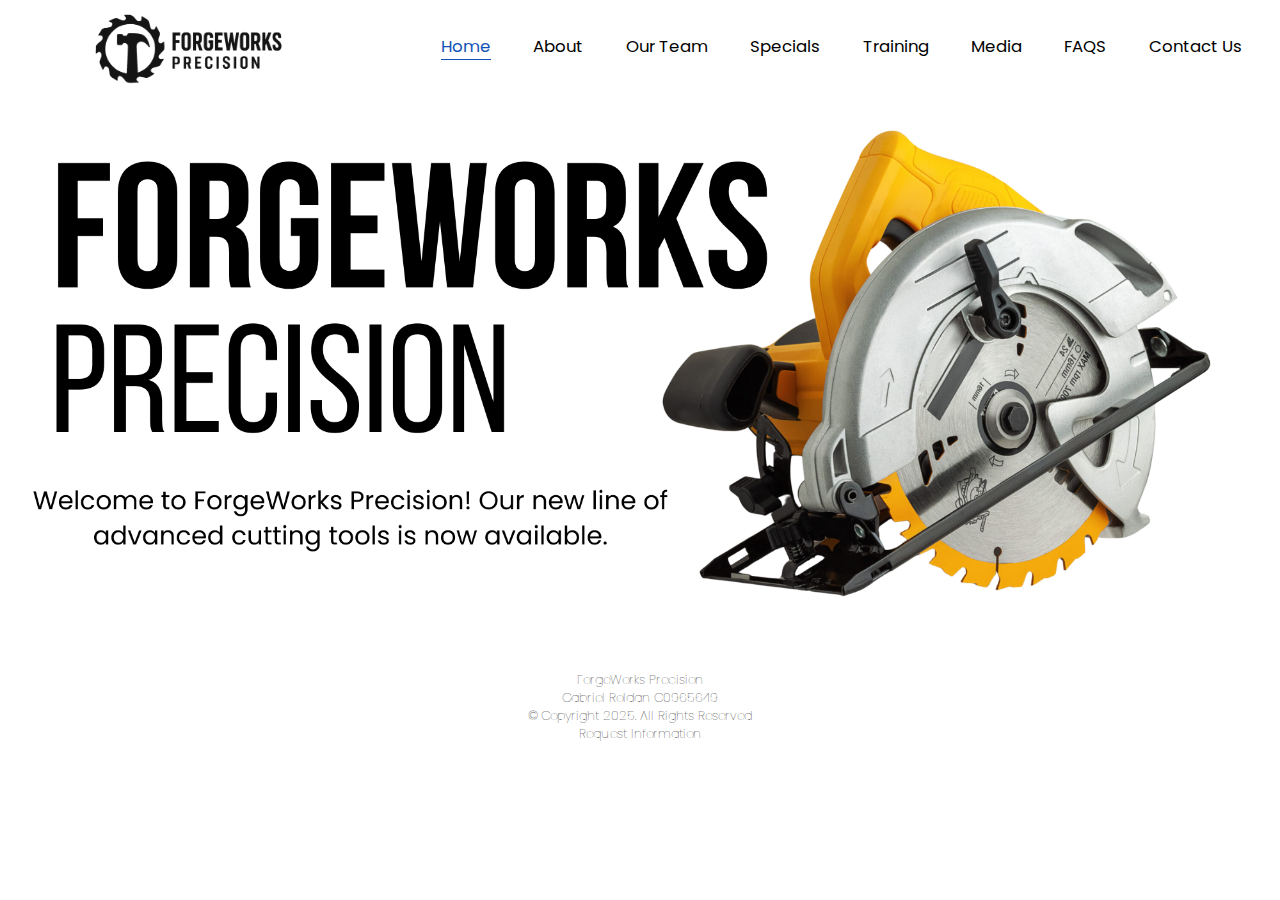
<file: index.html>
<!DOCTYPE html>
<!-- 
    Name: Gabriel Roldan 
    C0965649
    Course: Web Development 
    Product: Circular Saws
-->
<html lang="en">
    <head>
        <title>Home | ForgeWorks Precision</title>
        <meta charset="UTF-8">
        <meta name="viewport" content="width=device-width, initial-scale=1.0">

        <!-- Adding Author and Description -->
        <meta name="author" content="Gabriel Roldan">
        <meta name="description" content="ForgeWorks Precision designs and manufactures high-performance cutting tools for builders, contractors, and hardware stores. Our focus is on creating simple, reliable, and safe cutting equipment that workers can depend on every day. With durable materials, powerful motors, and ergonomic designs, ForgeWorks Precision tools deliver clean, accurate cuts and long-lasting performance on every job site.">

        <!-- Adding Favicons -->
        <link rel="apple-touch-icon" sizes="180x180" href="images/favicon/apple-touch-icon.png">
        <link rel="icon" type="image/png" sizes="32x32" href="images/favicon/favicon-32x32.png">
        <link rel="icon" type="image/png" sizes="16x16" href="images/favicon/favicon-16x16.png">
        <link rel="shortcut icon" href="images/favicon/favicon.ico" type="image/x-icon">

        
        <!-- Google Fonts: Poppins -->
        <link rel="preconnect" href="https://fonts.googleapis.com">
        <link rel="preconnect" href="https://fonts.gstatic.com" crossorigin>
        <link href="https://fonts.googleapis.com/css2?family=Poppins:wght@300;400;500;600;700&display=swap" rel="stylesheet">
        
        <link rel="stylesheet" href="css/styles.css">
    </head>
    <body class="landing-page" id="landing">

        <nav>

            <div class="logo-container">
                <a href="index.html">
                    <img class="company-logo" src="images/logo.png" alt="logo">
                </a>
            </div>

            <div class="menu-wrapper hamburger-menu" onclick="hamburger()">
                <div class="hamburger-menu" id="hamburger"">
                    <div class="line-top"></div>
                    <div class="line-center"></div>
                    <div class="line-bottom"></div>
                </div>
            </div>
            

            <ul class="nav-container desktop-tablet" id="menu-items">
                <li><a href="index.html" class="active">Home</a></li>
                <li><a href="about.html">About</a></li>
                <li><a href="team.html">Our Team</a></li>
                <li><a href="specials.html">Specials</a></li>
                <li><a href="training.html">Training</a></li>
                <li><a href="media.html">Media</a></li>
                <li><a href="faqs.html">FAQS</a></li>
                <li><a href="contact.html">Contact Us</a></li>
            </ul>
        
        </nav>

        <!-- Image Banner -->
        <header class="company-banner-container">
            <img class="company-banner desktop-tablet" src="images/desktop-banner.png" alt="Home Banner Desktop and Tablet">
            <img class="company-banner mobile" src="images/mobile-banner.png" alt="Home Banner Mobile">
        </header>

        <footer>
            <p>
                ForgeWorks Precision <br/>
                Gabriel Roldan C0965649 <br/>
                &copy; Copyright 2025. All Rights Reserved <br/>
                <a href="mailto:forgeworksprecision@info.com">Request Information</a> <br/>
                
            </p>
        </footer>
        

        <!-- Adding Scripts -->
        <script src="script/script.js"></script>
    </body>
</html>
</file>
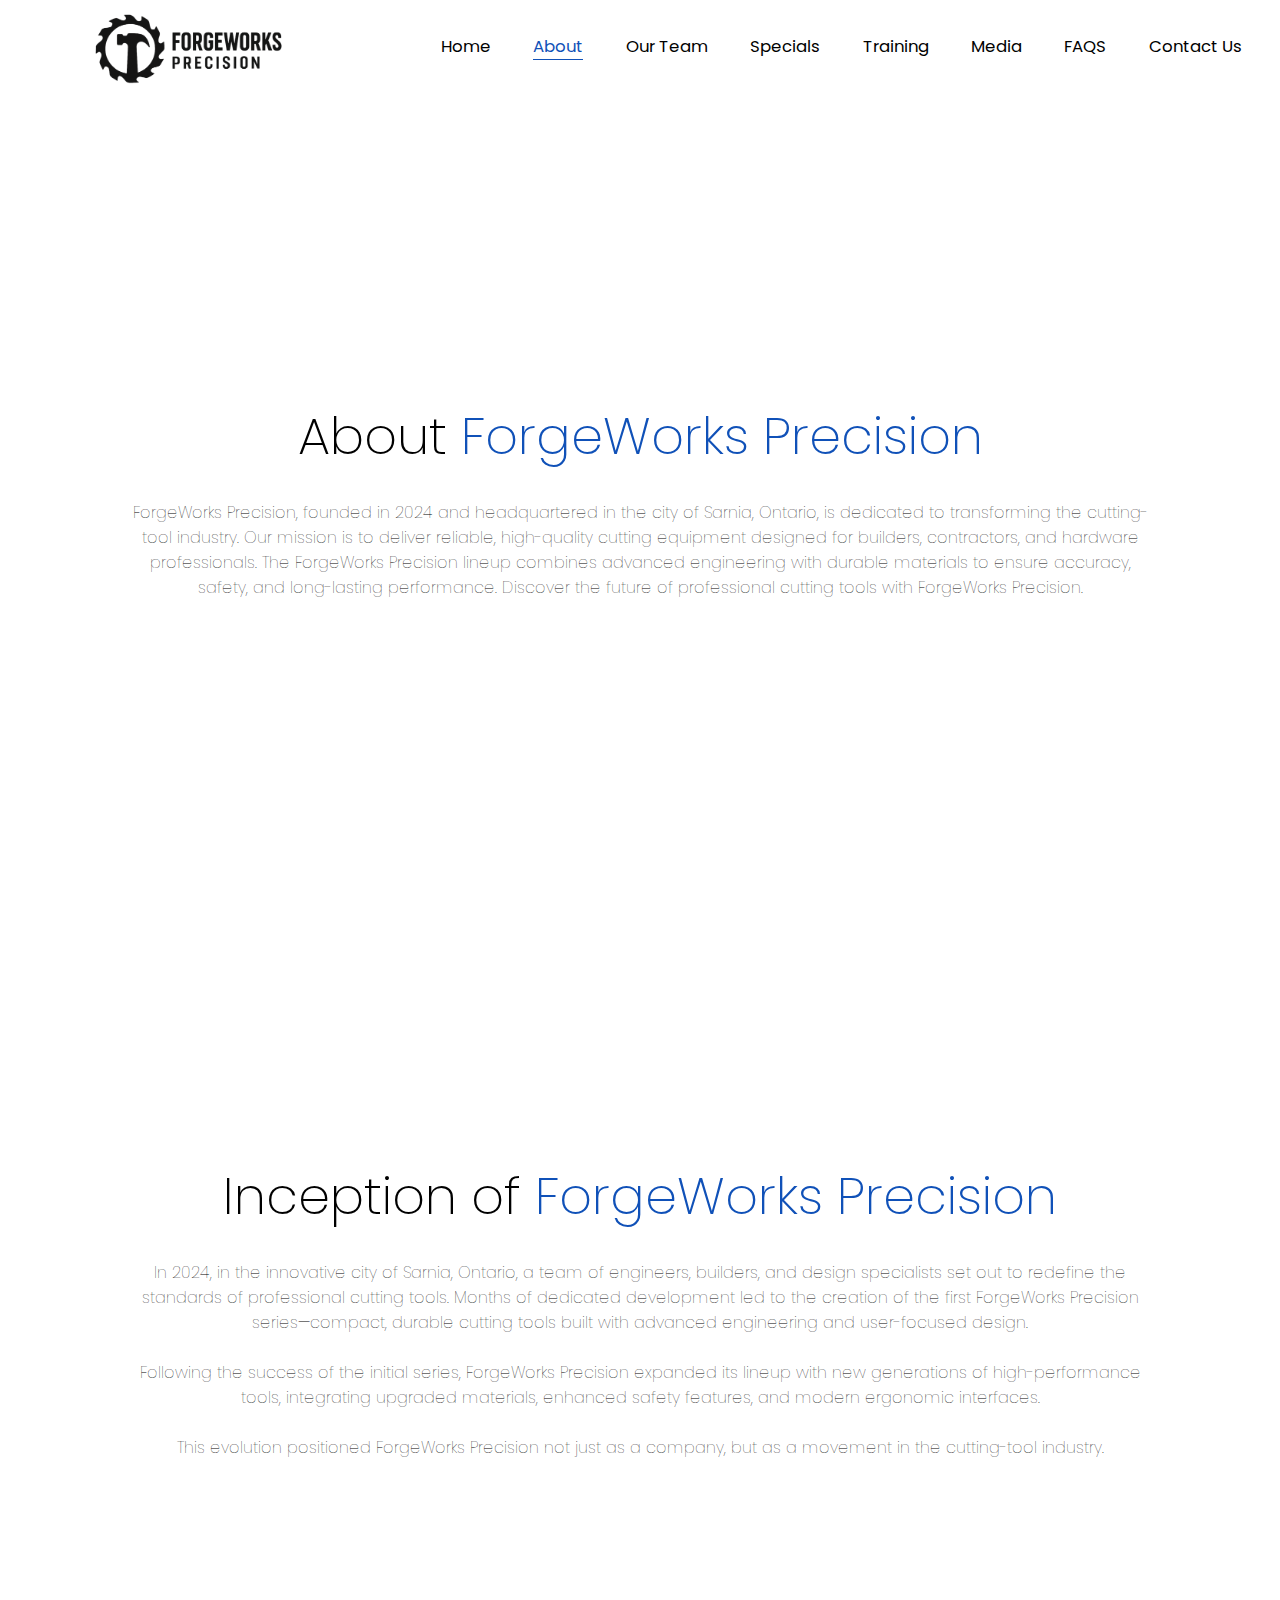
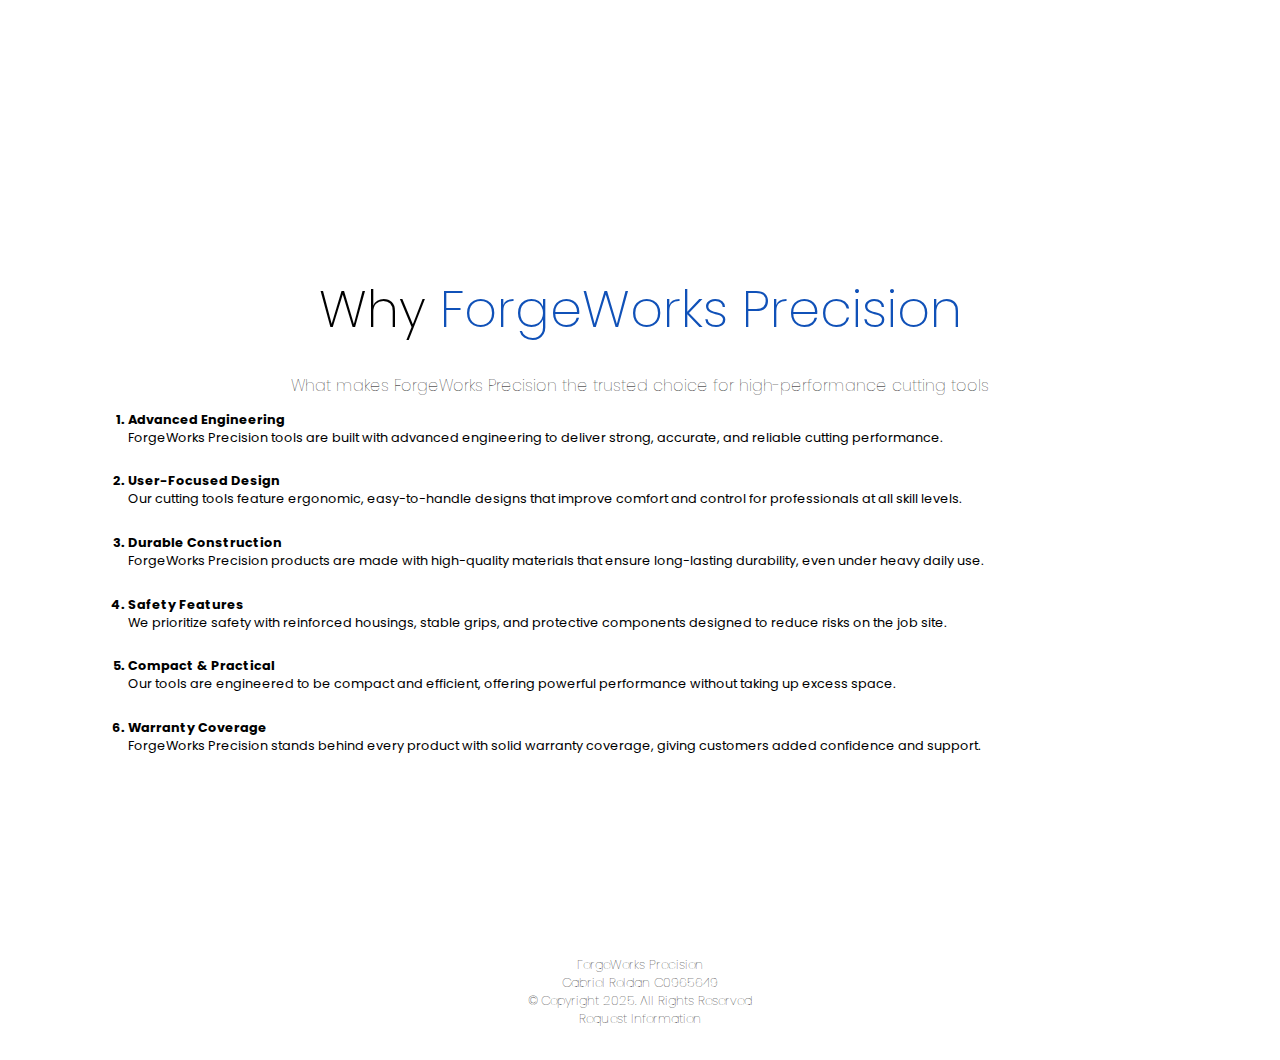
<file: about.html>
<!DOCTYPE html>
<!-- 
    Name: Gabriel Roldan 
    C0965649
    Course: Web Development 
    Product: Circular Saws
-->
<html lang="en">
    <head>
        <title>About | ForgeWorks Precision</title>
        <meta charset="UTF-8">
        <meta name="viewport" content="width=device-width, initial-scale=1.0">

        <!-- Adding Author and Description -->
        <meta name="author" content="Gabriel Roldan">
        <meta name="description" content="ForgeWorks Precision designs and manufactures high-performance cutting tools for builders, contractors, and hardware stores. Our focus is on creating simple, reliable, and safe cutting equipment that workers can depend on every day. With durable materials, powerful motors, and ergonomic designs, ForgeWorks Precision tools deliver clean, accurate cuts and long-lasting performance on every job site.">

        <!-- Adding Favicons -->
        <link rel="apple-touch-icon" sizes="180x180" href="images/favicon/apple-touch-icon.png">
        <link rel="icon" type="image/png" sizes="32x32" href="images/favicon/favicon-32x32.png">
        <link rel="icon" type="image/png" sizes="16x16" href="images/favicon/favicon-16x16.png">
        <link rel="shortcut icon" href="images/favicon/favicon.ico" type="image/x-icon">

        
        <!-- Google Fonts: Poppins -->
        <link rel="preconnect" href="https://fonts.googleapis.com">
        <link rel="preconnect" href="https://fonts.gstatic.com" crossorigin>
        <link href="https://fonts.googleapis.com/css2?family=Poppins:wght@300;400;500;600;700&display=swap" rel="stylesheet">
        
        <link rel="stylesheet" href="css/styles.css">
        <link rel="stylesheet" href="css/about.css">
    </head>
    <body>

        <nav>

            <div class="logo-container">
                <a href="index.html">
                    <img class="company-logo" src="images/logo.png" alt="logo">
                </a>
            </div>

            <div class="menu-wrapper hamburger-menu" onclick="hamburger()">
                <div class="hamburger-menu" id="hamburger"">
                    <div class="line-top"></div>
                    <div class="line-center"></div>
                    <div class="line-bottom"></div>
                </div>
            </div>
            

            <ul class="nav-container desktop-tablet" id="menu-items">
                <li><a href="index.html">Home</a></li>
                <li><a href="about.html" class="active">About</a></li>
                <li><a href="team.html">Our Team</a></li>
                <li><a href="specials.html">Specials</a></li>
                <li><a href="training.html">Training</a></li>
                <li><a href="media.html">Media</a></li>
                <li><a href="faqs.html">FAQS</a></li>
                <li><a href="contact.html">Contact Us</a></li>
            </ul>
        
        </nav>

        <main class="about-container" id="about">
            <div class="full-page-information page-height">
                <h1 class="title">About <span class="about-title theme-yellow">ForgeWorks Precision</span> <span></span></h1>
                <br/>
                <p class="description">
                    ForgeWorks Precision, founded in 2024 and headquartered in the city of Sarnia, Ontario, is dedicated to transforming the cutting-tool industry. 
                    Our mission is to deliver reliable, high-quality cutting equipment designed for builders, contractors, and hardware professionals. 
                    The ForgeWorks Precision lineup combines advanced engineering with durable materials to ensure accuracy, safety, and long-lasting performance. 
                    Discover the future of professional cutting tools with ForgeWorks Precision.
                </p>

            </div>

            <!-- Our Story -->
            <div class="full-page-information page-height">
                <h2 class="title">Inception of <span class="about-title theme-yellow">ForgeWorks Precision</span></h2>
                <br/>
                <p class="description">
                    In 2024, in the innovative city of Sarnia, Ontario, a team of engineers, builders, and design specialists 
                    set out to redefine the standards of professional cutting tools. Months of dedicated development led to the 
                    creation of the first ForgeWorks Precision series—compact, durable cutting tools built with advanced engineering 
                    and user-focused design.
                </p> <br/>
                <p class="description">
                    Following the success of the initial series, ForgeWorks Precision expanded its lineup with new generations of 
                    high-performance tools, integrating upgraded materials, enhanced safety features, and modern ergonomic interfaces. 
                    <br/><br/>
                    <span>This evolution positioned ForgeWorks Precision not just as a company, but as a movement in the cutting-tool industry.</span>
                </p>
            </div>


            <!-- Six Reasons -->
            <div class="full-page-information page-height">
                <h2 class="title">Why  <span class="about-title theme-yellow">ForgeWorks Precision</span></h2>
                <br/>
                <p class="description">What makes ForgeWorks Precision the trusted choice for high-performance cutting tools</p>
                <ol class="description about-reasons-list" type="1">
                    <li>
                        Advanced Engineering <br/>
                        <span>ForgeWorks Precision tools are built with advanced engineering to deliver strong, accurate, and reliable cutting performance.</span>
                    </li>
                    <li>
                        User-Focused Design <br/>
                        <span>Our cutting tools feature ergonomic, easy-to-handle designs that improve comfort and control for professionals at all skill levels.</span>
                    </li>
                    <li>
                        Durable Construction <br/>
                        <span>ForgeWorks Precision products are made with high-quality materials that ensure long-lasting durability, even under heavy daily use.</span>
                    </li>
                    <li>
                        Safety Features <br/>
                        <span>We prioritize safety with reinforced housings, stable grips, and protective components designed to reduce risks on the job site.</span>
                    </li>
                    <li>
                        Compact & Practical <br/>
                        <span>Our tools are engineered to be compact and efficient, offering powerful performance without taking up excess space.</span>
                    </li>
                    <li>
                        Warranty Coverage <br/>
                        <span>ForgeWorks Precision stands behind every product with solid warranty coverage, giving customers added confidence and support.</span>
                    </li>

                </ol>
            </div>
            
        </main>

        <footer>
            <p>
                ForgeWorks Precision <br/>
                Gabriel Roldan C0965649 <br/>
                &copy; Copyright 2025. All Rights Reserved <br/>
                <a href="mailto:forgeworksprecision@info.com">Request Information</a> <br/>
                
            </p>
        </footer>
        
        <!-- Adding Scripts -->
        <script src="script/script.js"></script>
    </body>
</html>
</file>
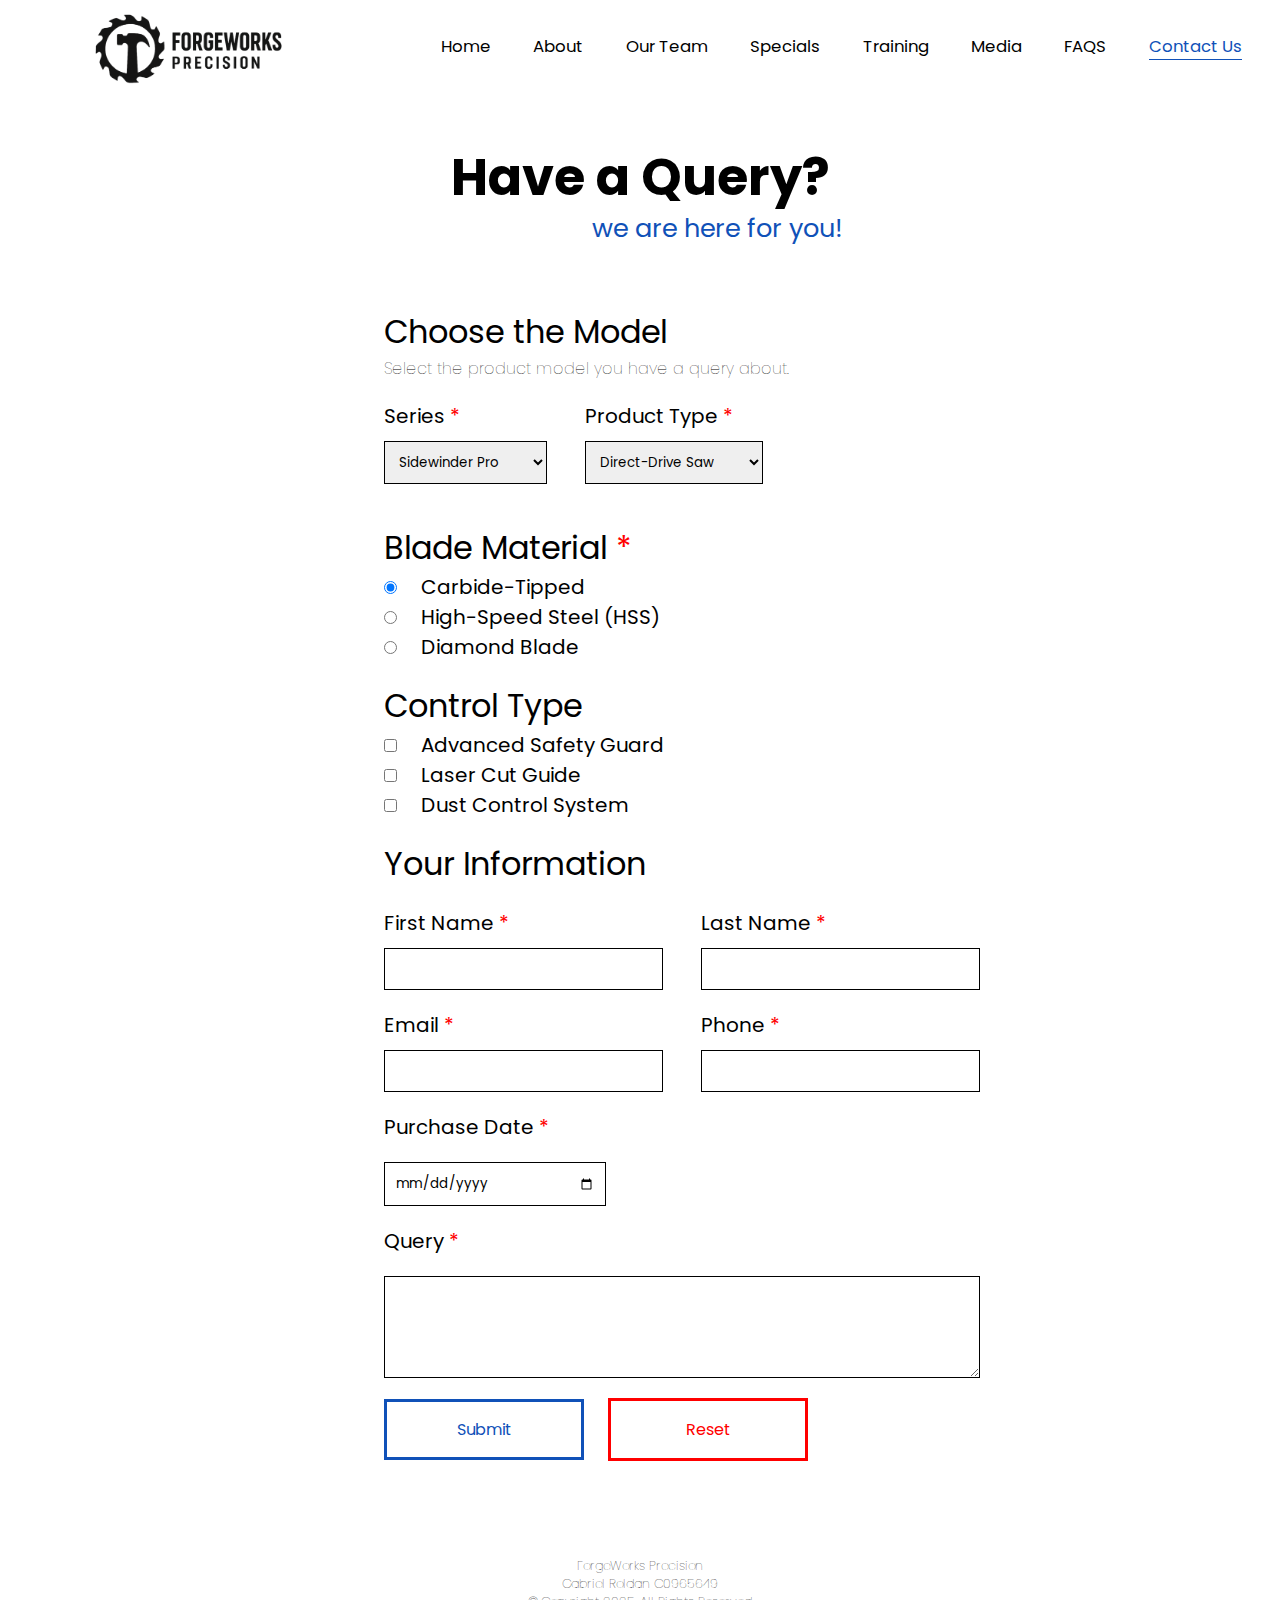
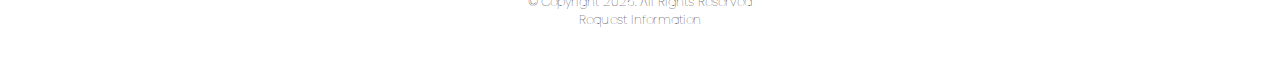
<file: contact.html>
<!DOCTYPE html>
<!-- 
    Name: Gabriel Roldan 
    C0965649
    Course: Web Development 
    Product: Circular Saws
-->
<html lang="en">
     <head>
        <title>Contact | ForgeWorks Precision</title>
        <meta charset="UTF-8">
        <meta name="viewport" content="width=device-width, initial-scale=1.0">

        <!-- Adding Author and Description -->
        <meta name="author" content="Gabriel Roldan">
        <meta name="description" content="ForgeWorks Precision designs and manufactures high-performance cutting tools for builders, contractors, and hardware stores. Our focus is on creating simple, reliable, and safe cutting equipment that workers can depend on every day. With durable materials, powerful motors, and ergonomic designs, ForgeWorks Precision tools deliver clean, accurate cuts and long-lasting performance on every job site.">

        <!-- Adding Favicons -->
        <link rel="apple-touch-icon" sizes="180x180" href="images/favicon/apple-touch-icon.png">
        <link rel="icon" type="image/png" sizes="32x32" href="images/favicon/favicon-32x32.png">
        <link rel="icon" type="image/png" sizes="16x16" href="images/favicon/favicon-16x16.png">
        <link rel="shortcut icon" href="images/favicon/favicon.ico" type="image/x-icon">

        
        <!-- Google Fonts: Poppins -->
        <link rel="preconnect" href="https://fonts.googleapis.com">
        <link rel="preconnect" href="https://fonts.gstatic.com" crossorigin>
        <link href="https://fonts.googleapis.com/css2?family=Poppins:wght@300;400;500;600;700&display=swap" rel="stylesheet">
        
        <link rel="stylesheet" href="css/styles.css">
        <link rel="stylesheet" href="css/about.css">
        <link rel="stylesheet" href="css/contact.css">
    </head>
    <body>
        <nav>

            <div class="logo-container">
                <a href="index.html">
                    <img class="company-logo" src="images/logo.png" alt="logo">
                </a>
            </div>

            <div class="menu-wrapper hamburger-menu" onclick="hamburger()">
                <div class="hamburger-menu" id="hamburger"">
                    <div class="line-top"></div>
                    <div class="line-center"></div>
                    <div class="line-bottom"></div>
                </div>
            </div>
            

            <ul class="nav-container desktop-tablet" id="menu-items">
                <li><a href="index.html" >Home</a></li>
                <li><a href="about.html">About</a></li>
                <li><a href="team.html">Our Team</a></li>
                <li><a href="specials.html">Specials</a></li>
                <li><a href="training.html">Training</a></li>
                <li><a href="media.html">Media</a></li>
                <li><a href="faqs.html">FAQS</a></li>
                <li><a href="contact.html" class="active">Contact Us</a></li>
            </ul>
        
        </nav>

        <main class="contact-container" id="contact">
            <div class="contact-info-container">
                <h1 class="title contact-title">Have a Query?</h1>
                <span class="subtitle about-title theme-yellow">we are here for you!</span>
            </div>

            <div class="form-container">
                <form action="thankyou.html">
                    <fieldset class="product-info">
                        <fieldset class="model-container">
                            <legend>Choose the Model</legend>
                            <p class="form-description">Select the product model you have a query about.</p>

                            <div class="model-selection-container">

                                <div>
                                    <label for="series">Series <span class="required">*</span></label>
                                    <select name="series" id="series">
                                        <option value="Sidewinder-Pro">Sidewinder Pro</option>
                                        <option value="WormDrive-Elite">Worm-Drive Elite</option>
                                        <option value="Hypoid-Max">Hypoid Max</option>
                                        <option value="MiniCut-Series">Mini-Cut Series</option>
                                        <option value="MetalForce-Series">MetalForce Series</option>
                                    </select>
                                </div>

                                <div>
                                    <label for="productType">Product Type <span class="required">*</span></label>
                                    <select name="product-type" id="productType">
                                        <option value="Direct-Drive">Direct-Drive Saw</option>
                                        <option value="Worm-Drive">Worm-Drive Saw</option>
                                        <option value="Hypoid">Hypoid Saw</option>
                                        <option value="Compact-Mini">Compact / Mini Saw</option>
                                        <option value="Metal-Cutting">Metal-Cutting Saw</option>
                                        <option value="Track-Saw">Track Saw</option>
                                    </select>
                                </div>

                            </div>
                        </fieldset>


                        <fieldset class="material-container" id="fw-material">
                        <legend>Blade Material <span class="required">*</span></legend>

                        <div>
                            <input type="radio" name="material" id="carbide" value="carbide" checked>
                            <label for="carbide">Carbide-Tipped</label>
                        </div>

                        <div>
                            <input type="radio" name="material" id="steel" value="steel">
                            <label for="steel">High-Speed Steel (HSS)</label>
                        </div>

                        <div>
                            <input type="radio" name="material" id="diamond" value="diamond">
                            <label for="diamond">Diamond Blade</label>
                        </div>
                    </fieldset>


                    <fieldset class="interface-container" id="fw-interface">
                        <legend>Control Type</legend>

                        <div>
                            <input type="checkbox" name="interface" id="safety-guard" value="safety-guard">
                            <label for="safety-guard">Advanced Safety Guard</label>
                        </div>

                        <div>
                            <input type="checkbox" name="interface" id="laser-guide" value="laser-guide">
                            <label for="laser-guide">Laser Cut Guide</label>
                        </div>

                        <div>
                            <input type="checkbox" name="interface" id="dust-control" value="dust-control">
                            <label for="dust-control">Dust Control System</label>
                        </div>
                    </fieldset>

    
                    <fieldset class="user-info-container">
                        <legend>Your Information</legend>

                        <div class="customer-name">
                            <div>
                                <label for="firstName">First Name <span class="required">*</span></label>
                                <input type="text" id="firstName" name="firstName" required>
                            </div>

                            <div>
                                <label for="lastName">Last Name <span class="required">*</span></label>
                                <input type="text" id="lastName" name="lastName" required>
                            </div>
                        </div>
                        
                        <div class="customer-contact">
                            <div>
                                <label for="email">Email <span class="required">*</span></label>
                                <input type="email" id="email" name="emailID" required>
                            </div>
                            <div>
                                <label for="phone">Phone <span class="required">*</span></label>
                                <input type="tel" id="phone" name="phone" pattern="[0-9]{3}[0-9]{3}[0-9]{4}" required>
                            </div>
                        </div>
                        
                        <div class="customer-query">
                            <div class="date-container">
                                <label for="purchaseDate">Purchase Date <span class="required">*</span></label>
                                <input type="date" name="purchaseDate" id="purchaseDate" required>
                            </div>
                        
                            <div class="query-container">
                                <label for="query">Query <span class="required">*</span></label>
                                <textarea name="query" id="query" cols="10" rows="4" required></textarea>
                            </div>
                        </div>
                    </fieldset>
    
                    <div class="button-container">
                        <button class="submit-button" type="submit">Submit</button>
                        <button class="reset-button" type="reset">Reset</button>
                    </div>
                </form>
            </div>
        </main>

        <footer>
            <p>
                ForgeWorks Precision <br/>
                Gabriel Roldan C0965649 <br/>
                &copy; Copyright 2025. All Rights Reserved <br/>
                <a href="mailto:forgeworksprecision@info.com">Request Information</a> <br/>
                
            </p>
        </footer>
        
        <!-- Adding Scripts -->
        <script src="script/script.js"></script>
    </body>
</html>
</file>
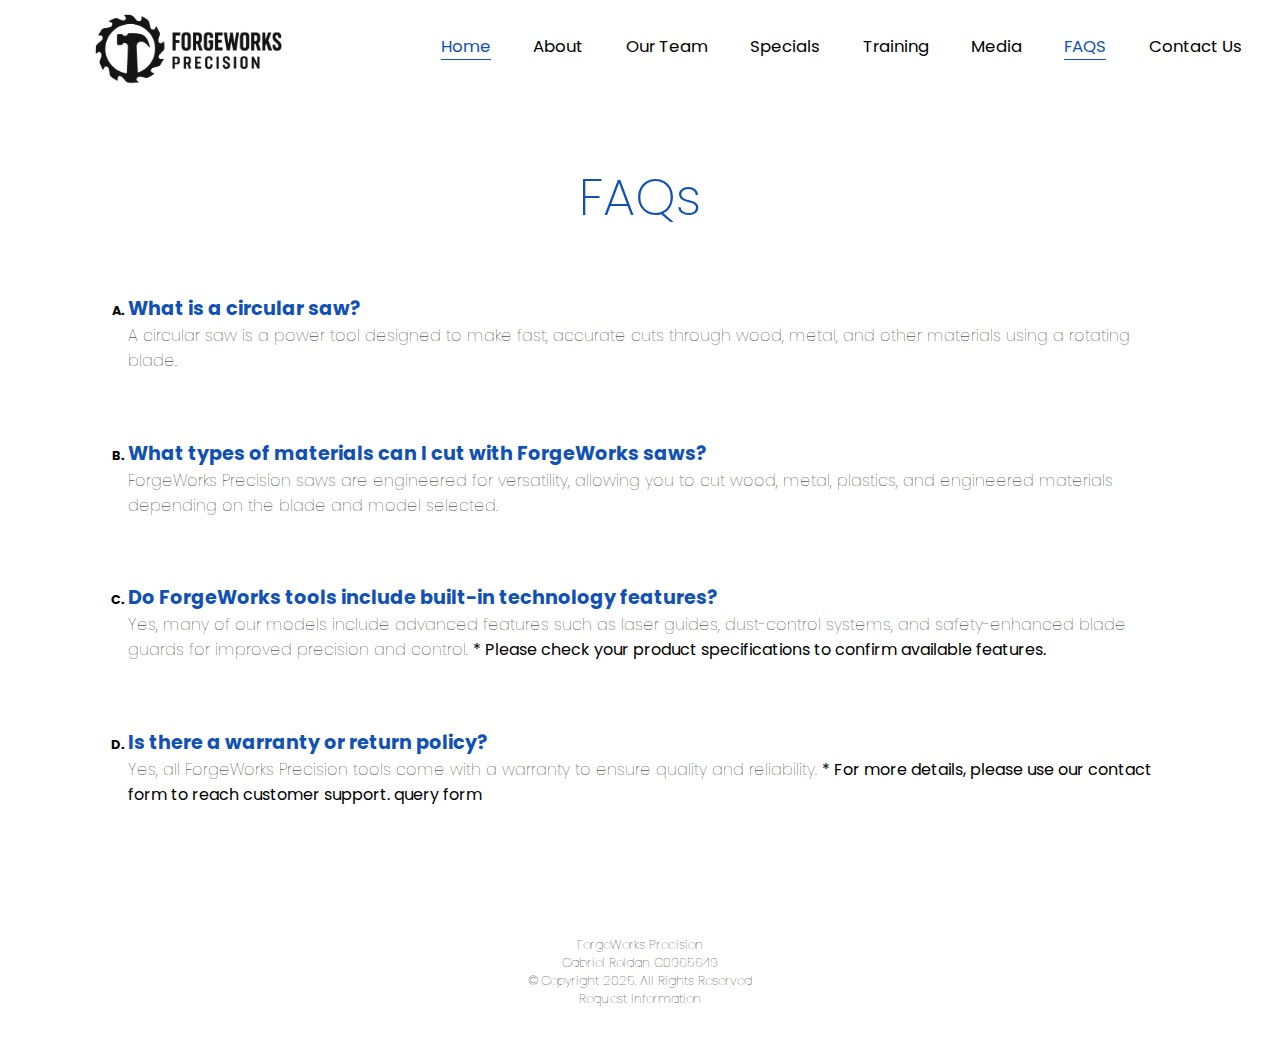
<file: faqs.html>
<!DOCTYPE html>
<!-- 
    Name: Gabriel Roldan 
    C0965649
    Course: Web Development 
    Product: Circular Saws
-->
<html lang="en">
    <head>
        <title>FAQS | ForgeWorks Precision</title>
        <meta charset="UTF-8">
        <meta name="viewport" content="width=device-width, initial-scale=1.0">

        <!-- Adding Author and Description -->
        <meta name="author" content="Gabriel Roldan">
        <meta name="description" content="ForgeWorks Precision designs and manufactures high-performance cutting tools for builders, contractors, and hardware stores. Our focus is on creating simple, reliable, and safe cutting equipment that workers can depend on every day. With durable materials, powerful motors, and ergonomic designs, ForgeWorks Precision tools deliver clean, accurate cuts and long-lasting performance on every job site.">

        <!-- Adding Favicons -->
        <link rel="apple-touch-icon" sizes="180x180" href="images/favicon/apple-touch-icon.png">
        <link rel="icon" type="image/png" sizes="32x32" href="images/favicon/favicon-32x32.png">
        <link rel="icon" type="image/png" sizes="16x16" href="images/favicon/favicon-16x16.png">
        <link rel="shortcut icon" href="images/favicon/favicon.ico" type="image/x-icon">

        
        <!-- Google Fonts: Poppins -->
        <link rel="preconnect" href="https://fonts.googleapis.com">
        <link rel="preconnect" href="https://fonts.gstatic.com" crossorigin>
        <link href="https://fonts.googleapis.com/css2?family=Poppins:wght@300;400;500;600;700&display=swap" rel="stylesheet">
        
        <link rel="stylesheet" href="css/styles.css">
        <link rel="stylesheet" href="css/about.css">
        <link rel="stylesheet" href="css/faqs.css">
    </head>
    <body>
        <nav>

            <div class="logo-container">
                <a href="index.html">
                    <img class="company-logo" src="images/logo.png" alt="logo">
                </a>
            </div>

            <div class="menu-wrapper hamburger-menu" onclick="hamburger()">
                <div class="hamburger-menu" id="hamburger"">
                    <div class="line-top"></div>
                    <div class="line-center"></div>
                    <div class="line-bottom"></div>
                </div>
            </div>
            

            <ul class="nav-container desktop-tablet" id="menu-items">
                <li><a href="index.html" class="active">Home</a></li>
                <li><a href="about.html">About</a></li>
                <li><a href="team.html">Our Team</a></li>
                <li><a href="specials.html">Specials</a></li>
                <li><a href="training.html">Training</a></li>
                <li><a href="media.html">Media</a></li>
                <li><a href="faqs.html" class="active">FAQS</a></li>
                <li><a href="contact.html">Contact Us</a></li>
            </ul>
        
        </nav>

        <main class="faqs-section" id="faqs">

            
            <!-- Six Reasons -->
            <div class="full-page-information page-height">
                <h2 class="title" id="FAQS">FAQs</h2>
                <br/>

                <ol class="description about-reasons-list" type="A">
                    <li>
                        <div class="questionContainer">
                            <h2 class="list-title">What is a circular saw?</h2>
                            <p class="list-description">
                                A circular saw is a power tool designed to make fast, accurate cuts through wood, metal, and other materials using a rotating blade.
                            </p>
                        </div>
                    </li>

                    <li>
                        <div class="questionContainer">
                            <h2 class="list-title">What types of materials can I cut with ForgeWorks saws?</h2>
                            <p class="list-description">
                                ForgeWorks Precision saws are engineered for versatility, allowing you to cut wood, metal, plastics, and engineered materials depending on the blade and model selected.
                            </p>
                        </div>
                    </li>

                    <li>
                        <div class="questionContainer">
                            <h2 class="list-title">Do ForgeWorks tools include built-in technology features?</h2>
                            <p class="list-description">
                                Yes, many of our models include advanced features such as laser guides, dust-control systems, and safety-enhanced blade guards for improved precision and control.
                                <span>* Please check your product specifications to confirm available features.</span>
                            </p>
                        </div>
                    </li>

                    <li>
                        <div class="questionContainer">
                            <h2 class="list-title">Is there a warranty or return policy?</h2>
                            <p class="list-description">
                                Yes, all ForgeWorks Precision tools come with a warranty to ensure quality and reliability.
                                <span>* For more details, please use our contact form to reach customer support. 
                                    <a href="contact.html">query form</a>
                                </span>
                            </p>
                        </div>
                    </li>
                </ol>


            </div>
        </main>

        <footer>
            <p>
                ForgeWorks Precision <br/>
                Gabriel Roldan C0965649 <br/>
                &copy; Copyright 2025. All Rights Reserved <br/>
                <a href="mailto:forgeworksprecision@info.com">Request Information</a> <br/>
                
            </p>
        </footer>
        
        <!-- Adding Scripts -->
        <script src="script/script.js"></script>
    </body>
</html>
</file>
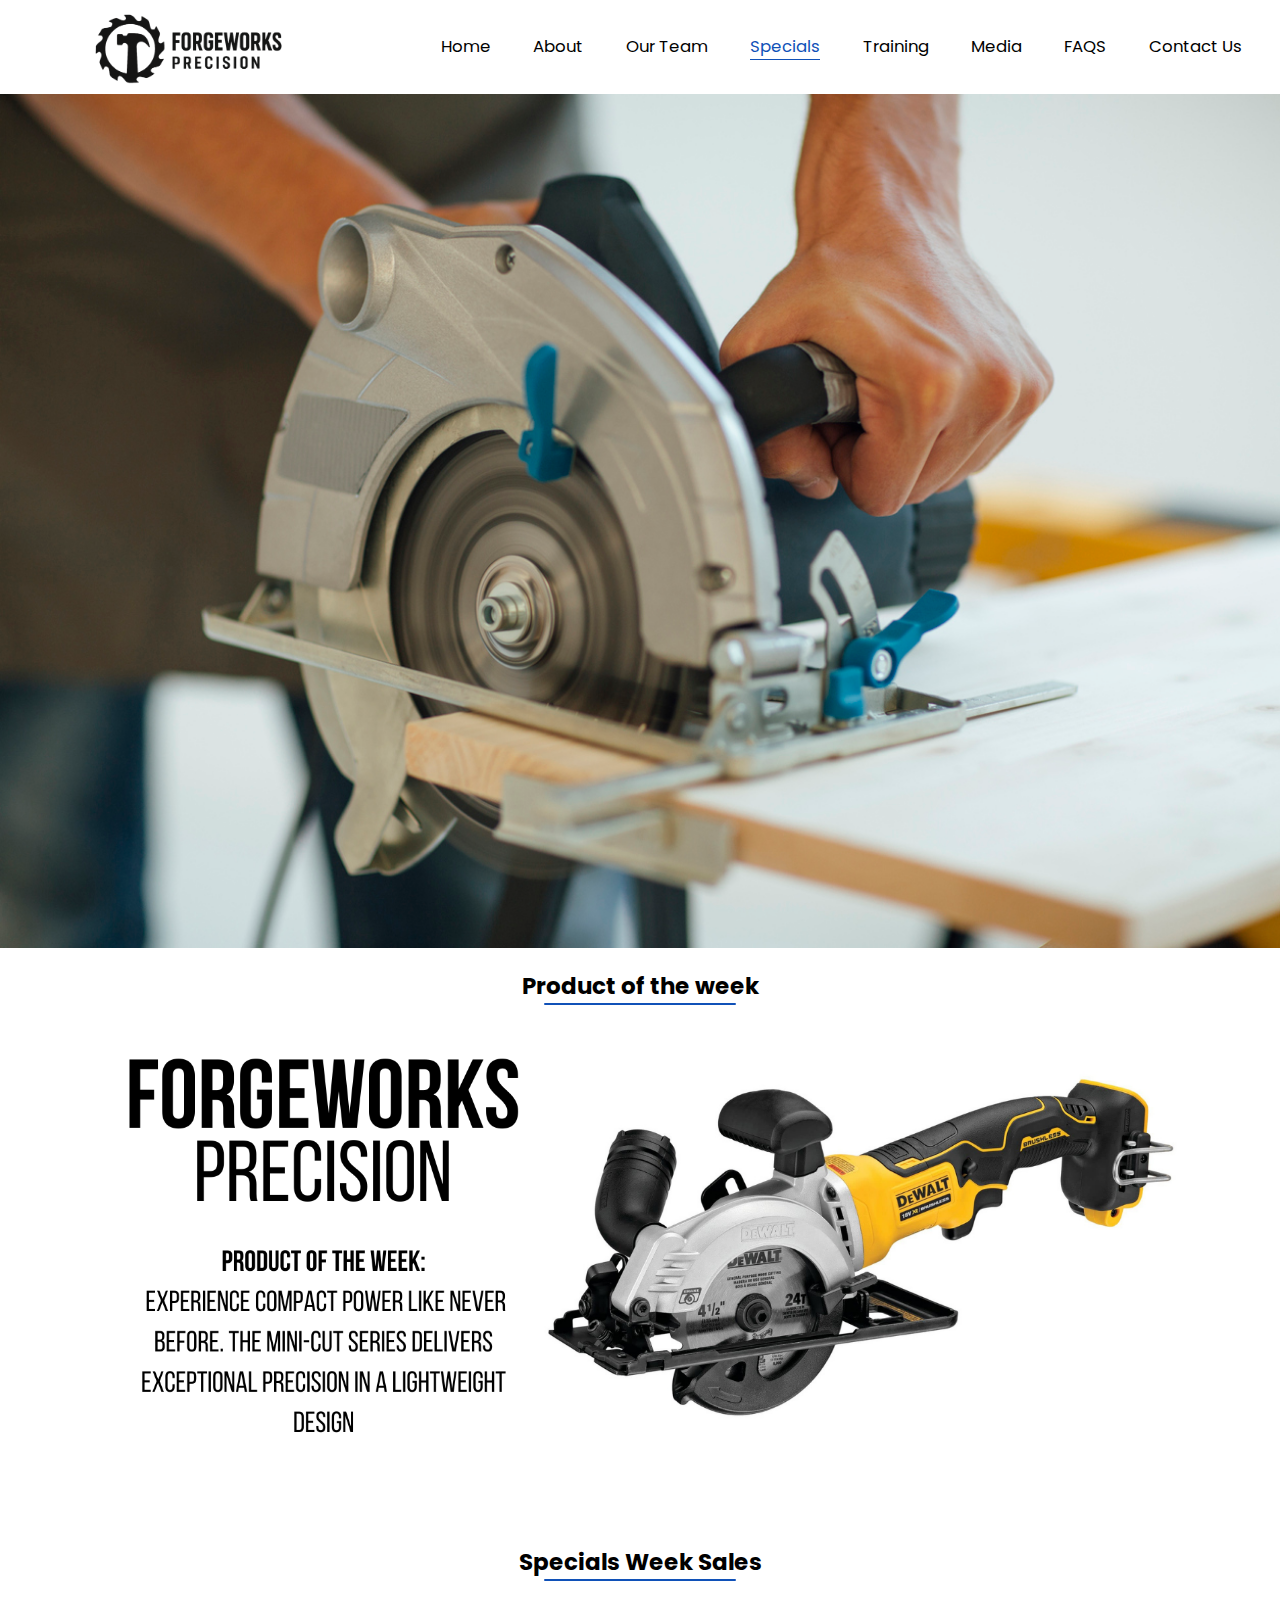
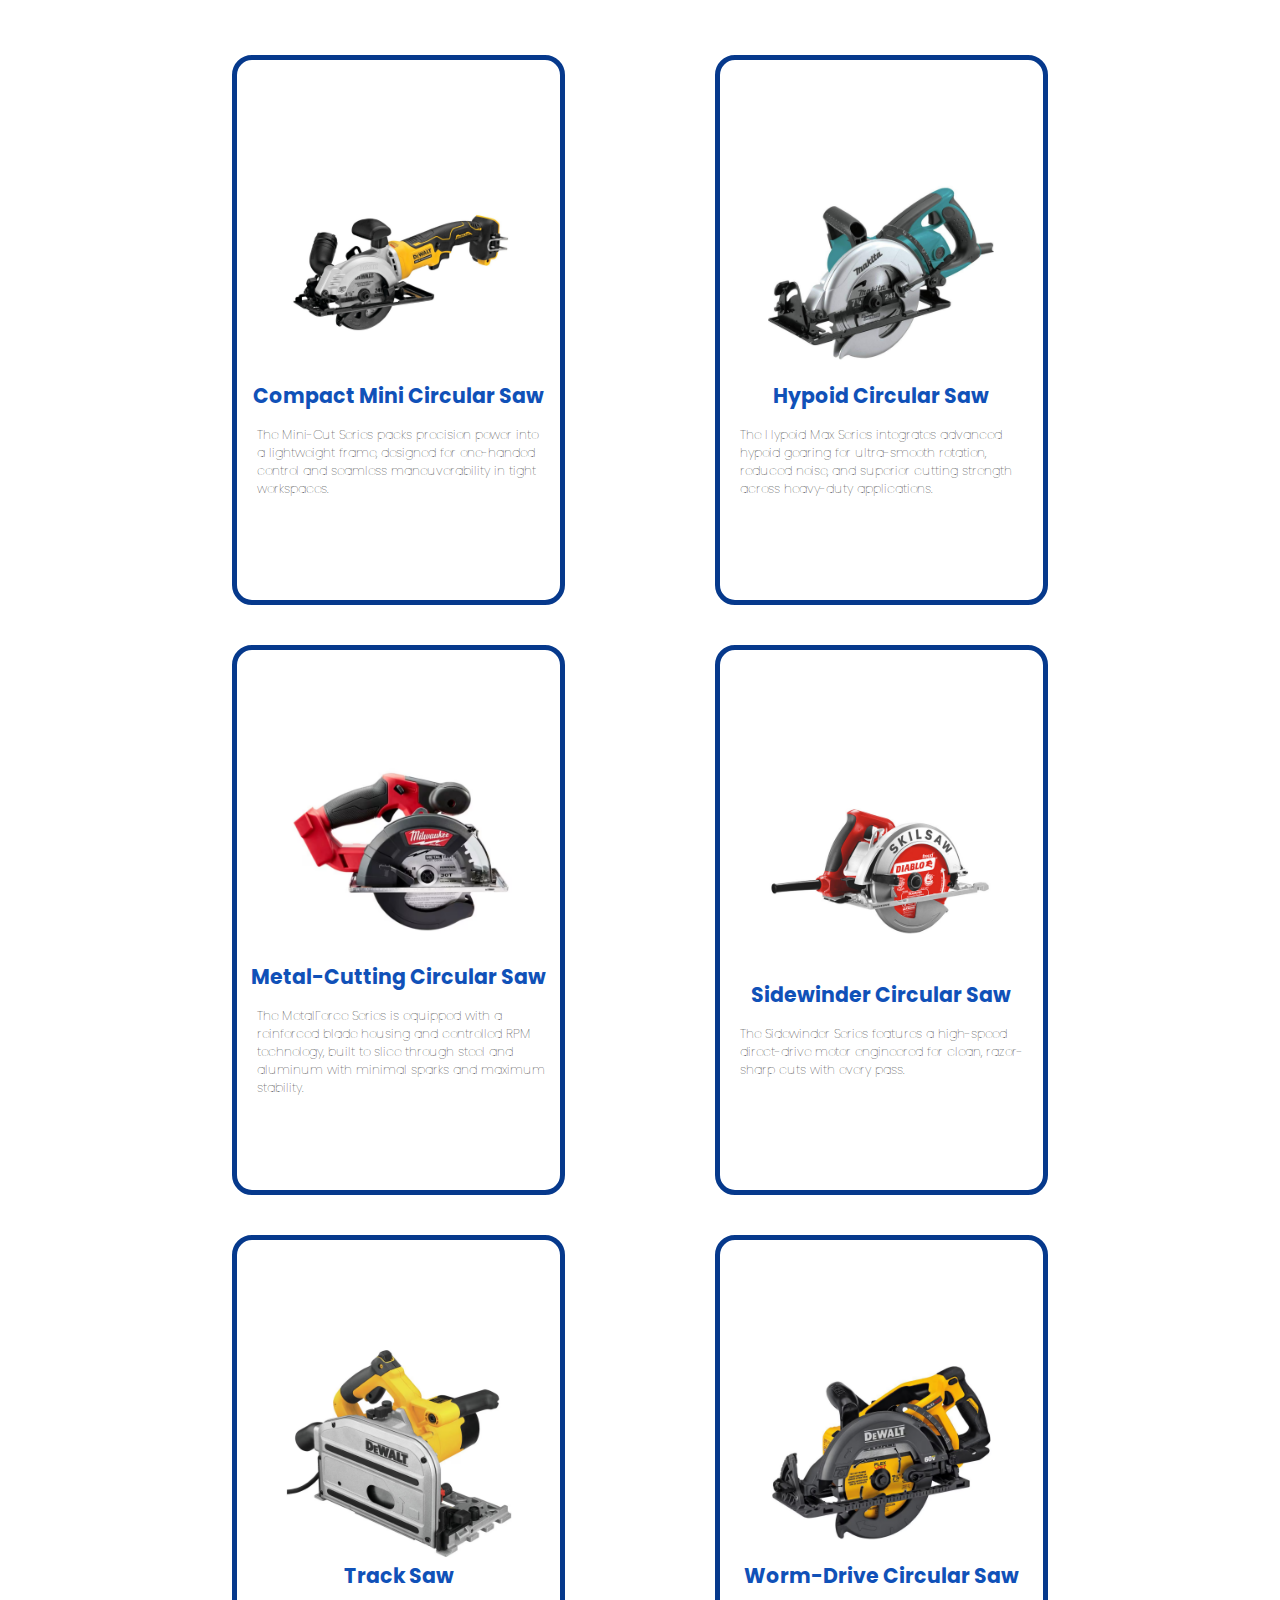
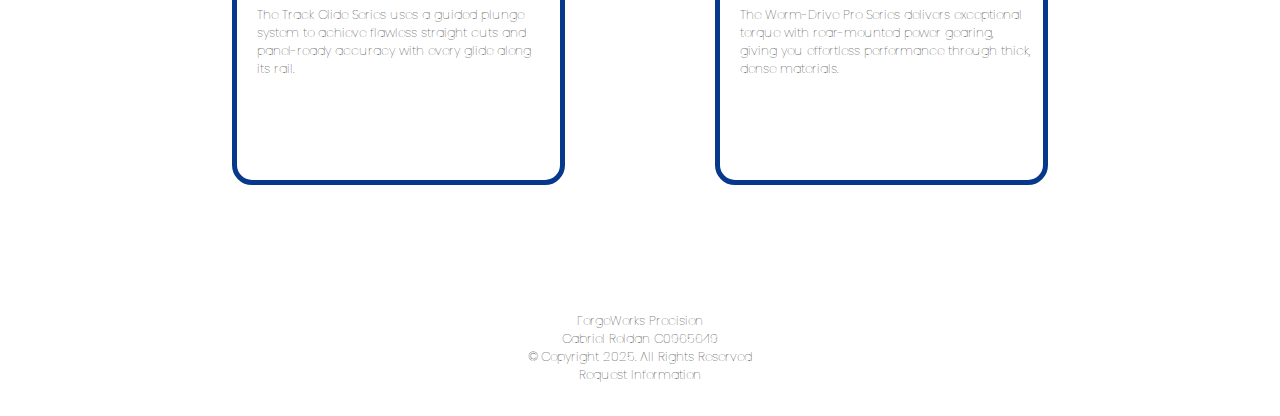
<file: specials.html>
<!DOCTYPE html>
<!-- 
    Name: Gabriel Roldan 
    C0965649
    Course: Web Development 
    Product: Circular Saws
-->
<html lang="en">
    <head>
        <title>Specials | ForgeWorks Precision</title>
        <meta charset="UTF-8">
        <meta name="viewport" content="width=device-width, initial-scale=1.0">

        <!-- Adding Author and Description -->
        <meta name="author" content="Gabriel Roldan">
        <meta name="description" content="ForgeWorks Precision designs and manufactures high-performance cutting tools for builders, contractors, and hardware stores. Our focus is on creating simple, reliable, and safe cutting equipment that workers can depend on every day. With durable materials, powerful motors, and ergonomic designs, ForgeWorks Precision tools deliver clean, accurate cuts and long-lasting performance on every job site.">

        <!-- Adding Favicons -->
        <link rel="apple-touch-icon" sizes="180x180" href="images/favicon/apple-touch-icon.png">
        <link rel="icon" type="image/png" sizes="32x32" href="images/favicon/favicon-32x32.png">
        <link rel="icon" type="image/png" sizes="16x16" href="images/favicon/favicon-16x16.png">
        <link rel="shortcut icon" href="images/favicon/favicon.ico" type="image/x-icon">


        
        <!-- Google Fonts: Poppins -->
        <link rel="preconnect" href="https://fonts.googleapis.com">
        <link rel="preconnect" href="https://fonts.gstatic.com" crossorigin>
        <link href="https://fonts.googleapis.com/css2?family=Poppins:wght@300;400;500;600;700&display=swap" rel="stylesheet">
        
        <link rel="stylesheet" href="css/styles.css">
        <link rel="stylesheet" href="css/specials.css">
    </head>
    <body>
        <nav>

            <div class="logo-container">
                <a href="index.html">
                    <img class="company-logo" src="images/logo.png" alt="logo">
                </a>
            </div>

            <div class="menu-wrapper hamburger-menu" onclick="hamburger()">
                <div class="hamburger-menu" id="hamburger"">
                    <div class="line-top"></div>
                    <div class="line-center"></div>
                    <div class="line-bottom"></div>
                </div>
            </div>
            

            <ul class="nav-container desktop-tablet" id="menu-items">
                <li><a href="index.html" >Home</a></li>
                <li><a href="about.html">About</a></li>
                <li><a href="team.html">Our Team</a></li>
                <li><a href="specials.html" class="active">Specials</a></li>
                <li><a href="training.html">Training</a></li>
                <li><a href="media.html">Media</a></li>
                <li><a href="faqs.html">FAQS</a></li>
                <li><a href="contact.html">Contact Us</a></li>
            </ul>
        
        </nav>

        <header>
            <!-- Image Banner -->
            <img src="images/specials_banner.jpg" alt="Cutting Tool Banner" class="specials-banner">
        </header>

        <main class="special-container" id="special">

            <div class="weekly-product theme-white">
                <div class="specials-heading-container">
                    <h2 class="specials-heading">Product of the week</h2>
                </div>

                <div class="weekly-product-container">
                    <img class="weekly-product-image" src="images/specials/special-banner.png" alt="Compact Mini Circular Saw">
                    <div class="image-background"></div>
                    <div class="description-container">
                    </div>
                </div>
            </div>

            <div class="weekly-sales theme-white">
                <div class="specials-heading-container">
                    <h2 class="specials-heading">Specials Week Sales</h2>
                </div>
                <div class="weekly-sales-container">
                    <div class="sales-container">
                        <img class="item-image" src="images/specials/compact-mini.png" alt="Compact Mini Circular Saw">
                        <h6 class="item-title about-title weekly-sales-font theme-yellow">Compact Mini Circular Saw</h6>
                        <p class="item-description">The Mini-Cut Series packs precision power into a lightweight frame, designed for one-handed control and seamless maneuverability in tight workspaces.</p>
                    </div>

                    <div class="sales-container">
                        <img class="item-image" src="images/specials/Hypoid.png" alt="Hypoid Circular Saw">
                        <h6 class="item-title about-title weekly-sales-font theme-yellow">Hypoid Circular Saw</h6>
                        <p class="item-description">The Hypoid Max Series integrates advanced hypoid gearing for ultra-smooth rotation, reduced noise, and superior cutting strength across heavy-duty applications.</p>
                    </div>

                    <div class="sales-container">
                        <img class="item-image" src="images/specials/metal-cutting.png" alt="Metal-Cutting Circular Saw">
                        <h6 class="item-title about-title weekly-sales-font theme-yellow">Metal-Cutting Circular Saw</h6>
                        <p class="item-description">The MetalForce Series is equipped with a reinforced blade housing and controlled RPM technology, built to slice through steel and aluminum with minimal sparks and maximum stability.</p>
                    </div>

                    <div class="sales-container">
                        <img class="item-image" src="images/specials/sidewinder.png" alt="Sidewinder Circular Saw">
                        <h6 class="item-title about-title weekly-sales-font theme-yellow">Sidewinder Circular Saw</h6>
                        <p class="item-description">The Sidewinder Series features a high-speed direct-drive motor engineered for clean, razor-sharp cuts with every pass.</p>
                    </div>

                    <div class="sales-container">
                        <img class="item-image" src="images/specials/track-saw.png" alt="Track Saw">
                        <h6 class="item-title about-title weekly-sales-font theme-yellow">Track Saw</h6>
                        <p class="item-description">The Track Glide Series uses a guided plunge system to achieve flawless straight cuts and panel-ready accuracy with every glide along its rail.</p>
                    </div>

                    <div class="sales-container">
                        <img class="item-image" src="images/specials/worm-drive.png" alt="Worm-Drive Circular Saw">
                        <h6 class="item-title about-title weekly-sales-font theme-yellow">Worm-Drive Circular Saw</h6>
                        <p class="item-description">The Worm-Drive Pro Series delivers exceptional torque with rear-mounted power gearing, giving you effortless performance through thick, dense materials.
                </div>
            </div>
        </main>
        <footer>
            <p>
                ForgeWorks Precision <br/>
                Gabriel Roldan C0965649 <br/>
                &copy; Copyright 2025. All Rights Reserved <br/>
                <a href="mailto:forgeworksprecision@info.com">Request Information</a> <br/>
                
            </p>
        </footer>

        <script src="script/script.js"></script>
    </body>
</html>
</file>
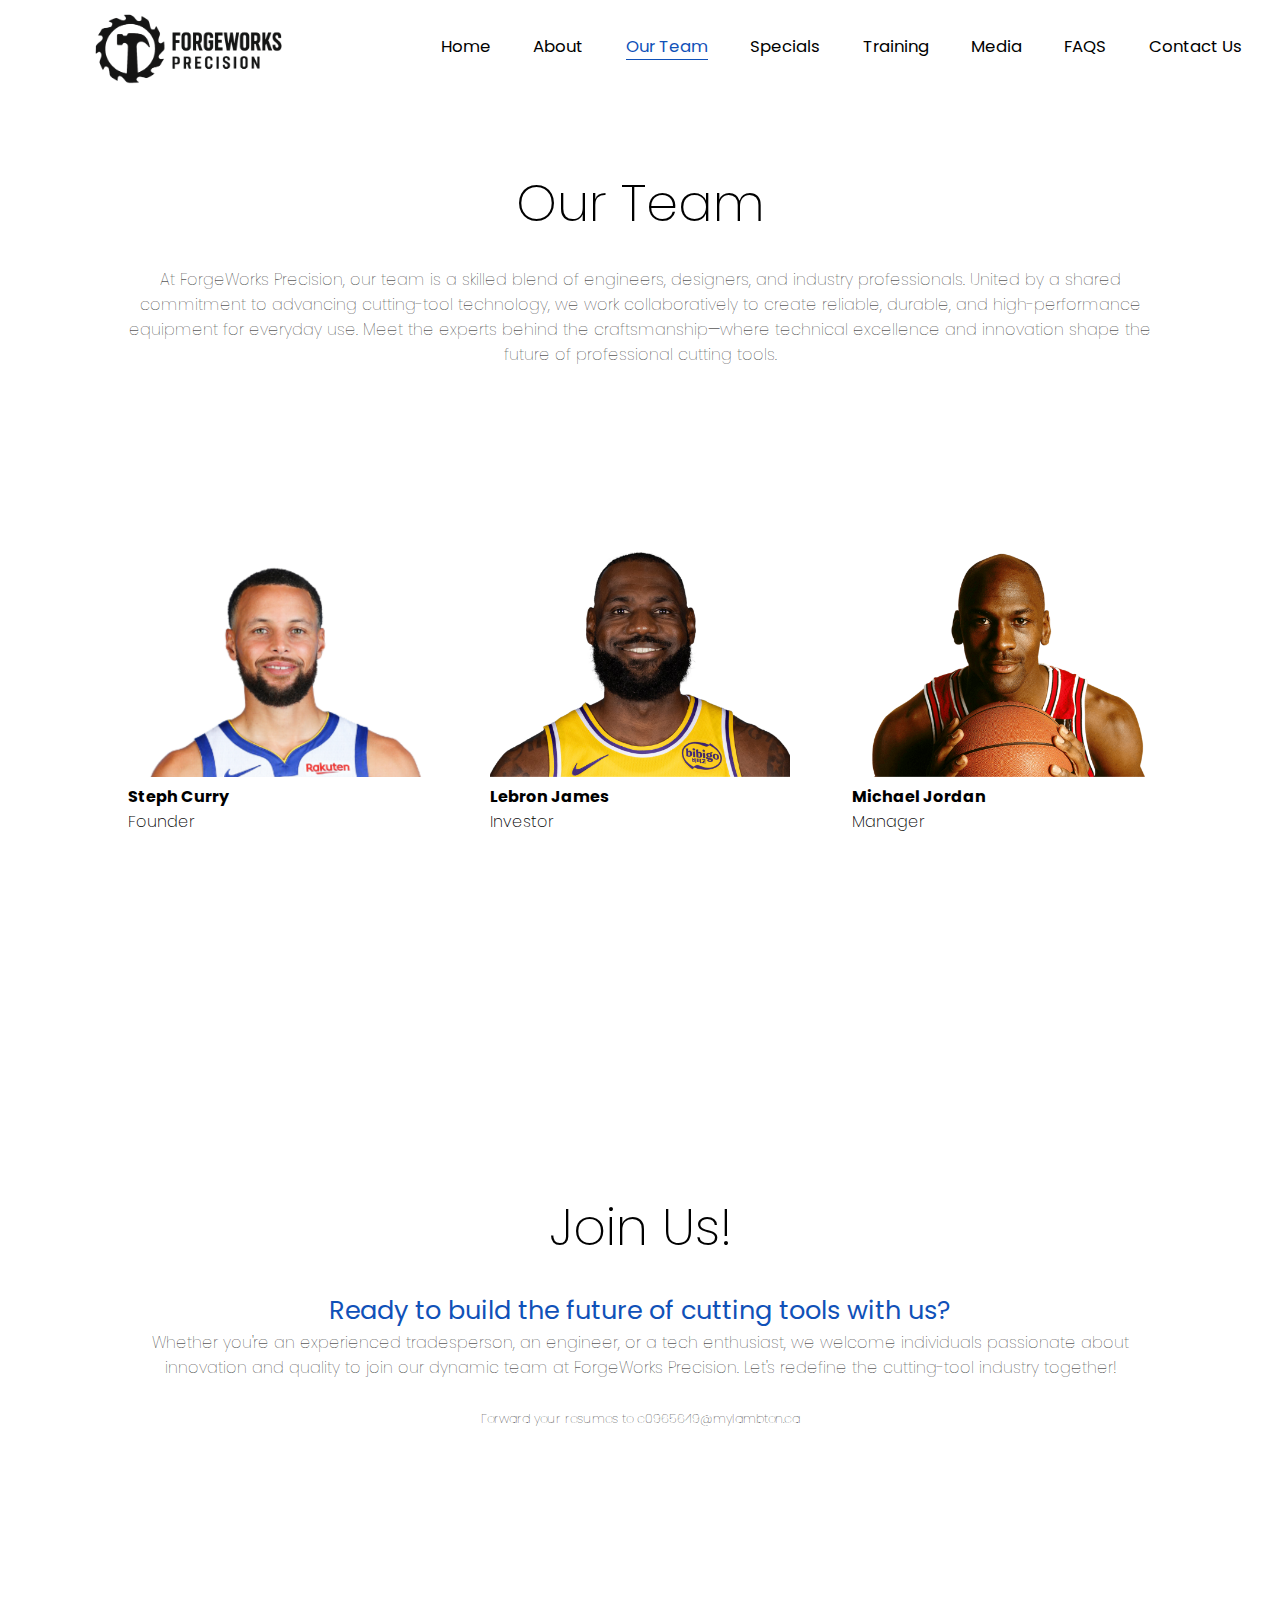
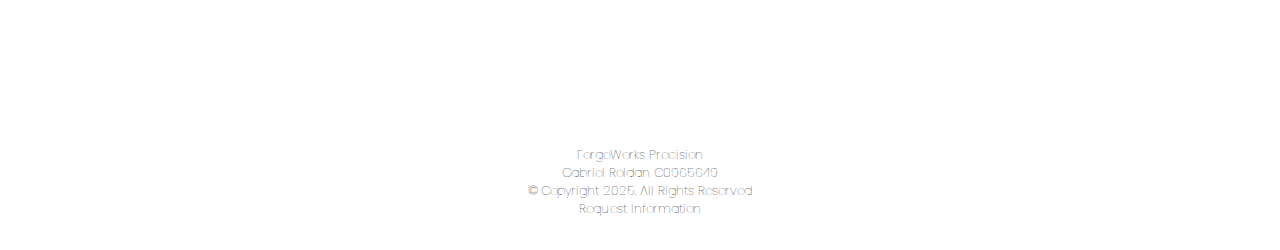
<file: team.html>
<!DOCTYPE html>
<!-- 
    Name: Gabriel Roldan 
    C0965649
    Course: Web Development 
    Product: Circular Saws
-->
<html lang="en">
    <head>
        <title>Our Team | ForgeWorks Precision</title>
        <meta charset="UTF-8">
        <meta name="viewport" content="width=device-width, initial-scale=1.0">

        <!-- Adding Author and Description -->
        <meta name="author" content="Gabriel Roldan">
        <meta name="description" content="ForgeWorks Precision designs and manufactures high-performance cutting tools for builders, contractors, and hardware stores. Our focus is on creating simple, reliable, and safe cutting equipment that workers can depend on every day. With durable materials, powerful motors, and ergonomic designs, ForgeWorks Precision tools deliver clean, accurate cuts and long-lasting performance on every job site.">

        <!-- Adding Favicons -->
        <link rel="apple-touch-icon" sizes="180x180" href="images/favicon/apple-touch-icon.png">
        <link rel="icon" type="image/png" sizes="32x32" href="images/favicon/favicon-32x32.png">
        <link rel="icon" type="image/png" sizes="16x16" href="images/favicon/favicon-16x16.png">
        <link rel="shortcut icon" href="images/favicon/favicon.ico" type="image/x-icon">

        
        <!-- Google Fonts: Poppins -->
        <link rel="preconnect" href="https://fonts.googleapis.com">
        <link rel="preconnect" href="https://fonts.gstatic.com" crossorigin>
        <link href="https://fonts.googleapis.com/css2?family=Poppins:wght@300;400;500;600;700&display=swap" rel="stylesheet">
        
        <link rel="stylesheet" href="css/styles.css">
        <link rel="stylesheet" href="css/team.css">
    </head>
    </head>
    <body>
        <nav>

            <div class="logo-container">
                <a href="index.html">
                    <img class="company-logo" src="images/logo.png" alt="logo">
                </a>
            </div>

            <div class="menu-wrapper hamburger-menu" onclick="hamburger()">
                <div class="hamburger-menu" id="hamburger"">
                    <div class="line-top"></div>
                    <div class="line-center"></div>
                    <div class="line-bottom"></div>
                </div>
            </div>
            

            <ul class="nav-container desktop-tablet" id="menu-items">
                <li><a href="index.html" >Home</a></li>
                <li><a href="about.html">About</a></li>
                <li><a href="team.html" class="active">Our Team</a></li>
                <li><a href="specials.html">Specials</a></li>
                <li><a href="training.html">Training</a></li>
                <li><a href="media.html">Media</a></li>
                <li><a href="faqs.html">FAQS</a></li>
                <li><a href="contact.html">Contact Us</a></li>
            </ul>
        
        </nav>

        <main class="team-container" id="team">
            <article>
                <section class="full-page-information page-height">
                    <h1 class="title">Our Team</span></h1>
                    <br/>
                    <p class="description">
                        At ForgeWorks Precision, our team is a skilled blend of engineers, designers, and industry professionals. 
                        United by a shared commitment to advancing cutting-tool technology, we work collaboratively to create reliable, 
                        durable, and high-performance equipment for everyday use. 
                        Meet the experts behind the craftsmanship—where technical excellence and innovation shape the future of professional cutting tools.
                    </p>


                    <div class="our-team">
                        <div class="team-member-card">
                            <figure>
                                <img class="team-pic" src="images/team/founder.png" alt="put something here">
                                <figcaption class="memeber-name">
                                    <b>Steph Curry</b>
                                </figcaption>
                                <span class="memeber-role">Founder</span>
                            </figure>
                        </div>

                        <div class="team-member-card">
                            <figure>
                                <img class="team-pic" src="images/team/investor.png" alt="put something here">
                                <figure>
                                    <b>Lebron James</b>
                                </figure>
                                <span class="memeber-role">Investor</span>
                            </figure>
                        </div>

                        <div class="team-member-card">
                            <img class="team-pic" src="images/team/manager.png" alt="put something here">
                            <figure class="memeber-name">
                                <b>Michael Jordan</b>
                            </figure>
                            <figcaption class="memeber-role">Manager</figcaption>
                        </div>
                    </div>
                </section>

                <section class="full-page-information page-height">
                    <h2 class="title">
                        Join Us!
                    </h2>
                    <br/>
                    <span class="about-title theme-yellow medium-font">Ready to build the future of cutting tools with us? </span>
                    <p class="description">
                        Whether you're an experienced tradesperson, an engineer, or a tech enthusiast, 
                        we welcome individuals passionate about innovation and quality to join our dynamic team at ForgeWorks Precision. 
                        Let's redefine the cutting-tool industry together!
                        <br>
                        <br>
                        <span class="small-font">Forward your resumes to <a href="mailto:c0965649@mylambton.ca">c0965649@mylambton.ca</a></span>
                    </p>

                </section>
            </article>
        </main>

        <footer>
            <p>
                ForgeWorks Precision <br/>
                Gabriel Roldan C0965649 <br/>
                &copy; Copyright 2025. All Rights Reserved <br/>
                <a href="mailto:forgeworksprecision@info.com">Request Information</a> <br/>
            </p>
        </footer>
        
        <!-- Adding Scripts -->
        <script src="script/script.js"></script>
    </body>
</html>
</file>
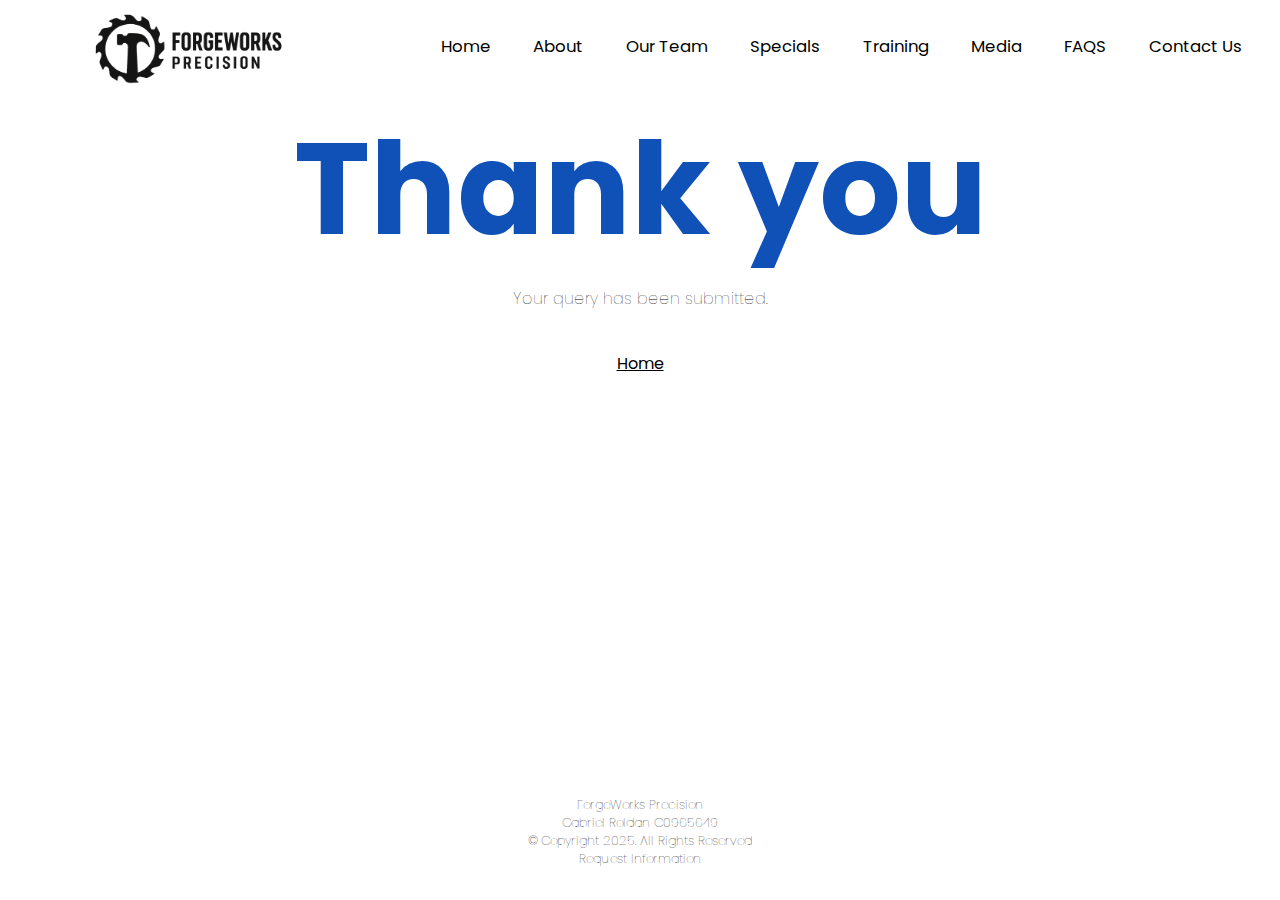
<file: thankyou.html>
<!DOCTYPE html>
<!-- 
    Name: Gabriel Roldan 
    C0965649
    Course: Web Development 
    Product: Circular Saws
-->
<html lang="en">
    <head>
        <title>Home | ForgeWorks Precision</title>
        <meta charset="UTF-8">
        <meta name="viewport" content="width=device-width, initial-scale=1.0">

        <!-- Adding Author and Description -->
        <meta name="author" content="Gabriel Roldan">
        <meta name="description" content="ForgeWorks Precision designs and manufactures high-performance cutting tools for builders, contractors, and hardware stores. Our focus is on creating simple, reliable, and safe cutting equipment that workers can depend on every day. With durable materials, powerful motors, and ergonomic designs, ForgeWorks Precision tools deliver clean, accurate cuts and long-lasting performance on every job site.">

        <!-- Adding Favicons -->
        <link rel="apple-touch-icon" sizes="180x180" href="images/favicon/apple-touch-icon.png">
        <link rel="icon" type="image/png" sizes="32x32" href="images/favicon/favicon-32x32.png">
        <link rel="icon" type="image/png" sizes="16x16" href="images/favicon/favicon-16x16.png">
        <link rel="shortcut icon" href="images/favicon/favicon.ico" type="image/x-icon">

        
        <!-- Google Fonts: Poppins -->
        <link rel="preconnect" href="https://fonts.googleapis.com">
        <link rel="preconnect" href="https://fonts.gstatic.com" crossorigin>
        <link href="https://fonts.googleapis.com/css2?family=Poppins:wght@300;400;500;600;700&display=swap" rel="stylesheet">
        
        <link rel="stylesheet" href="css/styles.css">
        <link rel="stylesheet" href="css/about.css">
        <link rel="stylesheet" href="css/team.css">
        <link rel="stylesheet" href="css/404.css">
    </head>
    <body>
        <nav>

            <div class="logo-container">
                <a href="index.html">
                    <img class="company-logo" src="images/logo.png" alt="logo">
                </a>
            </div>

            <div class="menu-wrapper hamburger-menu" onclick="hamburger()">
                <div class="hamburger-menu" id="hamburger"">
                    <div class="line-top"></div>
                    <div class="line-center"></div>
                    <div class="line-bottom"></div>
                </div>
            </div>
            

            <ul class="nav-container desktop-tablet" id="menu-items">
                <li><a href="index.html">Home</a></li>
                <li><a href="about.html">About</a></li>
                <li><a href="team.html">Our Team</a></li>
                <li><a href="specials.html">Specials</a></li>
                <li><a href="training.html">Training</a></li>
                <li><a href="media.html">Media</a></li>
                <li><a href="faqs.html">FAQS</a></li>
                <li><a href="contact.html">Contact Us</a></li>
            </ul>
        
        </nav>

        <main class="notfound-container" id="404">
            <h1>Thank you</h1>
            <p class="text">Your query has been submitted.</p>
            <a class="text" href="./index.html"><u>Home</u></a>
        </main>

        <footer>
            <p>
                ForgeWorks Precision <br/>
                Gabriel Roldan C0965649 <br/>
                &copy; Copyright 2025. All Rights Reserved <br/>
                <a href="mailto:forgeworksprecision@info.com">Request Information</a> <br/>
                
            </p>
        </footer>
        
        <!-- Adding Scripts -->
        <script src="script/script.js"></script>
    </body>
</html>
</file>
<file: css/styles.css>
/*
    Name: Gabriel Roldan 
    C0965649
    Course: Web Development (CSD310)
    Product: Circular Saws
*/

@import url('theme.css');
@import url('commoncomponets.css');

* {
    padding: 0;
    margin: 0;
    border: 0;
    font-family: var(--primary-font);
}

html {
    font-size: 16px;
    scroll-behavior: smooth;
}

.prevent-scroll {
    overflow: hidden;
}

body {
    background-color: var(--background);
    min-height: 100vh;
    display: flex;
    flex-direction: column;
}

/* ----- Styling the scrollbar ------ */
body::-webkit-scrollbar {
    width: 2px;
}

body::-webkit-scrollbar-track {
    box-shadow: inset 0 0 2px rgba(0, 0, 0, 0.3);
}

body::-webkit-scrollbar-thumb {
    background-color: var(--gold);
    outline: 0.5px solid var(--gold);
}

/* To set the footer to the bottom, body = flex */
main {
    flex: 1;
}

a {
    text-decoration: none;
    color: var(--silver-white);
    ;
}

p {
    color: var(--silver-white);
    ;
    text-align: center;
    font-weight: 100;
    font-size: 1.25vw;
}

/*------- COLOR THEMES  ------- */
.theme-yellow {
    /* color: var(--gold); */
    color: var(--gold);
}

.theme-white {
    color: var(--silver-white);
}

/* ------- FONT SIZES ------- */
.large-font {
    font-size: 5vw;
}

.medium-font {
    font-size: 2vw;
}

.small-font {
    font-size: 1vw;
}

/* -------- Display -------- */
.mobile {
    display: none;
}


/*  -------  Navigation Styling  -------  */
.hamburger-menu {
    display: none;
}

nav {
    background-color: #fff;
    display: flex;
    justify-content: space-between;
    align-items: center;

    position: sticky;
    z-index: 999;
    top: 0;
}

.nav-container {
    margin-right: 1.5vw;
}


.nav-container ul {
    list-style: none;
}

.nav-container li {
    color: #fff;
    margin: 1.5vw;
    display: inline-block;
    list-style-type: none;
}

.nav-container li a {
    font-size: 1.3vw;
}

.nav-container li .active {
    color: var(--gold);
}

.nav-container li .active::after {
    content: '';
    display: block;
    width: 100%;
    height: 0.104vw;
    background-color: var(--gold);
}

.nav-container li a::after {
    content: '';
    display: block;
    width: 0%;
    height: 0.104vw;
    background-color: var(--gold);
}

.nav-container li a:hover:after {
    width: 100%;
    transition: width 0.4s ease-in-out;
}

.nav-container li a:hover {
    color: var(--gold);
    transition: all 0.4s ease-in-out;
}

header {
    display: flex;
    justify-content: center;
    align-items: center;
}

/*  ------- Landing Page Styles ------- */
.landing-page {
    height: 100vh;
}

.company-logo {
    padding-top: 12px;
    width: 15vw;
}

.logo-container {
    margin-left: 7.30vw;
}


.company-banner-container {
    margin: 1.667vw 0;
}

.company-banner {
    width: 100%;
}

/* ------ Beginning of Footer Style ------- */
footer {
    width: 100%;
    display: flex;
    justify-content: center;
    align-items: center;
}

footer p {
    color: var(--silver-white);
    font-size: 0.8rem;
    padding: 2rem 0;
}

/* Mobile & tablet View Ranging from 0 to (600px) 820px*/
@media only screen and (max-width: 1200px) {

    .company-banner {
        width: 80%;
    }

    nav li a {
        color: #000;
    }


    /* ----- Beginning of Hamburger Menu ----- */
    .hamburger-menu {
        display: block;
        width: 50px;
        height: 30px;
        margin-right: 7.3vw;
        z-index: 1100;
    }

    .hamburger-menu:hover {
        cursor: pointer;
    }

    .hamburger-menu:hover .line-top,
    .hamburger-menu:hover .line-bottom {
        background-color: var(--gold);
    }

    .hamburger-menu:hover .line-center {
        background-color: var(--gold);
    }

    .hamburger-menu .line-top,
    .hamburger-menu .line-center,
    .hamburger-menu .line-bottom {
        width: 100%;
        height: 8px;
        margin: 4px 0;
        border-radius: 20px;
        background-color: var(--gold);
        transition: all 0.15s ease-in;
    }

    .hamburger-menu .line-center {
        transition-delay: 0.1s;
    }

    .hamburger-menu .line-bottom {
        transition-delay: 0.15s;
    }

    .close-button div:nth-child(1) {
        transform: translateY(12px) rotate(45deg);
    }

    .close-button div:nth-child(2) {
        opacity: 0;
    }

    .close-button div:nth-child(3) {
        transform: translateY(-12px) rotate(-45deg);
    }

    /* ----- End of Hamburger Menu ----- */


    /* ------- Beginning of Navigation menu items ----- */
    .mobile-menu-options {
        position: absolute;
        width: 100vw;
        height: 100vh;
        background-color: #fff;
        top: 0;

        display: flex;
        justify-content: center;
        align-items: center;
        flex-direction: column;
    }

    .mobile-menu-options li a {
        font-size: 4vh;
    }

    .mobile-menu-options li {
        margin: 1vh 0;
    }

    /* ------- End of Navigation menu items ----- */

    .mobile {
        display: block;
    }

    .desktop-tablet {
        display: none;
    }

    .company-logo {
        width: 30%;
        margin: 0.5em;
        position: relative;
        z-index: 999;
    }

    .welcome-message {
        font-size: 1em;
    }
}
</file>
<file: css/about.css>
.about-reasons-list {
  color: var(--silver-white);
  display: flex;
  flex-direction: column;
  justify-content: space-evenly;
}

.about-reasons-list li {
  font-weight: bold;
  padding: 1vw 0;
}

.about-reasons-list li span {
  font-weight: normal;
}

.about-reasons-list {
  text-align: justify;
}

.title {
  text-align: center;
}

.about-title {
  text-align: center;
}

/* ---------- Media Query for bigger screens ----------- */
@media only screen and (min-width: 1200px) {
  .about-reasons-list li {
    font-size: 1vw;
  }  
}
</file>
<file: css/contact.css>
/* 
    Name: VAISHAKH ANIL KUMAR
    C#: C0877469
    DATE: 2023 - 12 -06
*/

/* Importing about Theme */
@import url(theme.css);


.contact-info-container {
    text-align: center;
}

.title {
    margin-top: 5vh;
    font-size: 4vw;
    color: var(--silver-white);
}

.contact-info-container .subtitle {
    font-size: 2vw;
    margin-left: 12vw;
    line-height: 1;
}


/* Contact Page styling */
.page-title-v1 .contact-title {
    display: flex;
    flex-direction: column;
    line-height: 80px;
}

.page-title-v1 .contact-title span {
    font-size: 3.25rem;
    display: inline;
    margin-left: 15vw;
}

form {
    color: var(--silver-white);
    width: 40%;
}

.product-info {
    display: flex;
    flex-direction: column;
}

.product-container {
    width: 20vw;
    height: 20vw;

    align-self: center;

    display: flex;
    flex-direction: column;
    justify-content: center;
    align-items: center;

}

.product-container img {
    width: 100%;
    height: 100%;
    object-fit: contain;
}

.form-container {
    display: flex;
    justify-content: center;
    align-items: center;
    margin: 5% 0;
}

.form-description {
    font-size: 1rem;
    text-align: left;
}

legend {
    font-size: 2rem;
}

label {
    font-size: 1.25rem;
}

select:hover,
input[type="date"]:hover {
    cursor: pointer;
}

input,
textarea,
select {
    border: 1px solid #000;
    color: var(--silver-white);
    padding: 10px 10px;
}

.model-container,
.user-info-container,
.color-container,
.interface-container,
.material-container {
    margin-bottom: 20px;
}

.model-selection-container,
.customer-name,
.customer-contact {
    display: flex;
    margin: 20px 0;
}


.model-selection-container div select,
.customer-name div input,
.customer-contact div input {
    /* margin-left: 2vw; */
    display: flex;
    flex-direction: column;
    margin-top: 10px;
}

.model-selection-container div:nth-child(2),
.customer-name div:nth-child(2),
.customer-contact div:nth-child(2) {
    margin-left: 3vw;
}

.material-container,
.interface-container {
    display: flex;
    flex-direction: column;
}

.material-container div label,
.interface-container div label {
    margin-left: 20px;
    transition: color 0.5s ease-in-out;
}

.material-container div label:hover,
.material-container div input:hover,
.interface-container div label:hover,
.interface-container div input:hover {
    cursor: pointer;
    color: var(--gold);
}

.date-container,
.query-container {
    display: flex;
    flex-direction: column;
}

.query-container {
    margin-top: 20px;
}

.date-container input {
    width: 200px;
}

.date-container input,
.query-container textarea {
    margin-top: 20px;
}

.submit-button {
    width: 200px;
    padding: 15px;
    background-color: #fff;

    border: 3px solid var(--gold);
    color: var(--gold);
    font-size: 1rem;

    transition: all 0.25s ease-in-out;
}

.submit-button:hover {
    box-shadow: 1px 1px 2px #000;
    transform: scale(1.02);
    background-color: white;
    cursor: pointer;
}

.reset-button {
    width: 200px;
    padding: 16px;
    border: 3px solid red;
    font-size: 1rem;
    background: none;
    color: red;
    margin-left: 20px;
    transition: all 0.25s ease-in-out;
}

.reset-button:hover {
    box-shadow: 1px 1px 2px #000;
    cursor: pointer;
    transform: scale(1.02);
}

.required {
    color: red;
}



/* --------- Media Query for Tablets --------------- */
@media only screen and (min-width: 761px) and (max-width: 1200px) {
    form {
        width: 80%;
    }
    .contact-info-container .title {
        font-size: 3.5rem;
    }

    .contact-info-container .subtitle {
        font-size: 3rem;
    }
}

/* --------- Media Query for large Mobiles --------------- */
@media only screen and (min-width: 600px) and (max-width: 760px) {
    form {
        width: 80%;
    }
    .contact-info-container .title {
        font-size: 2.5rem;
    }

    .contact-info-container .subtitle {
        font-size: 2rem;
    }
}

/* --------- Media Query for Mobile Devices ---------------- */
@media only screen and (min-width: 300px) and (max-width: 600px) {
    form {
        width: 90%;
        /* border: 2px solid red; */
    }
    .customer-name, .customer-contact {
        flex-direction: column;
    }

    .customer-name div:nth-child(2),
    .customer-contact div:nth-child(2) {
        margin-left: 0;
    }

    .submit-button,.reset-button {
        width: 100%;
        margin-bottom: 2vh;
        margin-left: 0;
    }
    
    .user-info-container {
        width: 85vw;
    }

    .customer-name input,
    .customer-contact input,
    .customer-query input, 
    .customer-query textarea{
        width: 100%;
    }

    .model-selection-container,
    .customer-name,
    .customer-contact {
        display: block;
    }

    .model-selection-container div:nth-child(2),
    .customer-name div:nth-child(2),
    .customer-contact div:nth-child(2) {
        margin-left: 0;
        margin-top: 5vw;
    }

    .contact-info-container {
        margin-bottom: 2rem;
    }

    .contact-info-container .title {
        font-size: 2.5rem;
    }

    .contact-info-container .subtitle {
        font-size: 2rem;
    }
}
</file>
<file: css/faqs.css>
.questionContainer {
    margin: 20px 0;
}

#FAQS, .list-title {
    color: #1051b8; 
}

.questionContainer p{
    text-align: left;
}

/* --------- Media Query for Tablets --------------- */
@media only screen and (min-width: 761px) and (max-width: 1200px) {
    .list-description {
        font-size: 1rem;
        padding-top: 10px;
    }
}

/* --------- Media Query for large Mobiles --------------- */
@media only screen and (min-width: 600px) and (max-width: 760px) {
    .list-description {
        font-size: 1rem;
        padding-top: 10px;
    }
}

/* --------- Media Query for Mobile Devices ---------------- */
@media only screen and (min-width: 300px) and (max-width: 600px) {
    .list-title {
        font-size: 1rem;
    }
    .list-description {
        font-size: 0.8rem;
        padding-top: 10px;
    }
}
</file>
<file: css/specials.css>
.special-container {
    margin: 0 8%;
    display: flex;
    flex-direction: column;
    align-items: center;
}

.specials-banner {
    object-fit: cover;
    width: 100%;
}

.specials-heading {
    text-align: center;
    font-size: 1.8vw;
    display: flex;
    flex-direction: column;
    justify-content: center;
    align-items: center;
}

.specials-heading::after {
    content: '';
    display: block;
    height: 0.157vw;
    width: 15vw;
    border-radius: 20px;
    background-color: #1051b8; 
}

.weekly-product,
.weekly-sales {
    margin: 2% 0;
    display: flex;
    flex-direction: column;
    width: 100%;
}

.specials-heading-container {
    width: 30%;
    align-self: center;
}

.weekly-product-container {
    position: relative;
    border-radius: 20px;
    margin: 2vw 0;
    overflow: hidden;
}

.weekly-product-image {
    width: 100%;
    height: 100%;
}

.image-background,
.description-container {
    position: absolute;
    width: 100%;
}



.description-container {
    bottom: 0;
    padding-bottom: 6vh;
    padding-left: 2vw;
}


.description {
    margin-left: 10px;
}

.weekly-product-container:hover {
    cursor: pointer;
}

.weekly-sales-container {
    margin: 6vh 0;
    display: flex;
    flex-wrap: wrap;
    justify-content: space-evenly;
    align-items: center;
}

.sales-container {
    width: 30%;
    height: 60vh;
    background-color: #fff;
    margin: 20px;
    position: relative;
    border-radius: 20px;
    border: #06398c 5px solid;

    display: flex;
    flex-direction: column;
    justify-content: center;
}

.sales-container:hover {
    transform: scale(1.03);
    box-shadow: 1px 1px 5px 0px #06398c; 
    transition: all 0.25s ease-in-out;
    cursor: pointer;
}

.item-image {
    width: 70%;
    align-self: center;
}

.item-title {
    display: flex;
    flex-direction: column;
    align-self: center;
    line-height: 1.563vw;
}

.item-title span {
    text-align: right;
}

.item-description {
    width: 90%;
    text-align: justify;
    padding: 1.563vw 0px 0px 1.563vw;
    text-align: left;
    font-size: 1vw;
}

.weekly-small-font {
    font-size: 1vw;
}

.weekly-sales-font {
    font-size: 1.6vw;
}


/* --------- Media Query for Tablets --------------- */
@media only screen and (min-width: 761px) and (max-width: 1200px) {
    .sales-container {
        width: 30vw;
        height: 100%;
        padding: 20px 0;
        display: flex;
        justify-content: space-evenly;
        align-items: center;
    }

    .weekly-sales-font {
        font-size: 2vw;
    }

    .weekly-small-font {
        margin-top:20px;
        font-size: 2vw;
    }

    .item-description {
        margin-top: 10px;
        font-size: 1vw;
        width: 90%;
        text-align: justify;
    }

    .specials-heading-container {
        width: auto;
        margin: 20px 0;
    }

    .specials-heading  {
        font-size: 2rem;
    }
}

/* --------- Media Query for large Mobiles --------------- */
@media only screen and (min-width: 600px) and (max-width: 760px) {
    .weekly-product-container .description {
        font-size: 2vw;
    }

    .sales-container {
        width: 80vw;
        display: flex;
        justify-content: space-evenly;
        align-items: center;
        height: 100%;
        padding: 20px;
    }

    .weekly-sales-font {
        font-size: 4vw;
    }

    .weekly-small-font {
        margin-top:20px;
        font-size: 3vw;
    }

    .item-description {
        margin-top: 20px;
        font-size: 2vw;
        width: 90%;
        text-align: justify;
    }

    .specials-heading-container {
        width: auto;
        margin: 20px 0;
    }

    .specials-heading  {
        font-size: 1.25rem;
    }
}

/* --------- Media Query for Mobile Devices ---------------- */
@media only screen and (min-width: 300px) and (max-width: 600px) {
    .weekly-product-container .description {
        font-size: 2vw;
    }
    
    .sales-container {
        width: 80vw;
        display: flex;
        justify-content: space-evenly;
        align-items: center;
        height: 100%;
        padding: 20px;
    }

    .weekly-sales-font {
        font-size: 4vw;
    }

    .weekly-small-font {
        margin-top:20px;
        font-size: 5vw;
    }
    .item-description {
        margin-top: 20px;
        font-size: 4vw;
        width: 90%;
        text-align: justify;
    }

    .specials-heading-container {
        width: auto;
        margin: 20px 0;
    }

    .specials-heading  {
        font-size: 1.25rem;
    }
}
</file>
<file: css/team.css>
.our-team {
    display: flex;
    width: 80%;
    justify-content: space-between;
    align-items: center;
    flex-wrap: wrap;
    margin-top: 10vh;
    color: #000;
}

.team-member-card {
    transition: transform 0.25s ease-in-out;
}

.about-title {
    text-align:center;
}


.team-member-card:hover {
    cursor: pointer;
    transform: scale(1.23);
}

.team-pic {
    width: 300px;
    height: 20rem;
    object-fit: cover;
}

.memeber-role {
    font-weight: 200;
}


/* ---------- Media Query for bigger screens ----------- */
@media only screen and (min-width: 1990px) {
    .team-pic {
        width: 20vw;
        height: 100%;
        object-fit: contain;
    }    

  }


  /* --------- Media Query for Tablets --------------- */
  @media only screen and (min-width: 761px) and (max-width: 1200px) {
    .team-member-card {
        margin: 2vh 2vw;
    }
    .our-team {
        justify-content: center;
    }

    .medium-font {
        font-size: 2.25rem;
    }

    .small-font {
        font-size: 1rem;
        display: block;
        text-align: center;
    }
  }
  
  /* --------- Media Query for large Mobiles --------------- */
  @media only screen and (min-width: 600px) and (max-width: 760px) {
    .team-member-card {
        margin-top: 10vh;
    }
    .team-member-card:hover {
        transform: none
    }
    .our-team {
        justify-content: center;
    }
    .medium-font {
        font-size: 2.25rem;
    }

    .small-font {
        font-size: 1rem;
        display: block;
        text-align: center;
    }
  }
  
  /* --------- Media Query for Mobile Devices ---------------- */
  @media only screen and (min-width: 300px) and (max-width: 600px) {
    .team-member-card {
        margin-top: 10vh;
    }

    .team-member-card:hover {
        transform: none
    }
    .our-team {
        justify-content: center;
    }

    .medium-font {
        font-size: 1.25rem;
        width: 90%;
    }

    .small-font {
        font-size: 0.7rem;
        display: block;
        text-align: center;
    }

  }
</file>
<file: css/404.css>
.notfound-container {
    text-align: center;
    font-size: 5vw;
    font-family: var(--logo-font);
    color: var(--gold)
}

.text {
    font-size: 1rem;
}
</file>
